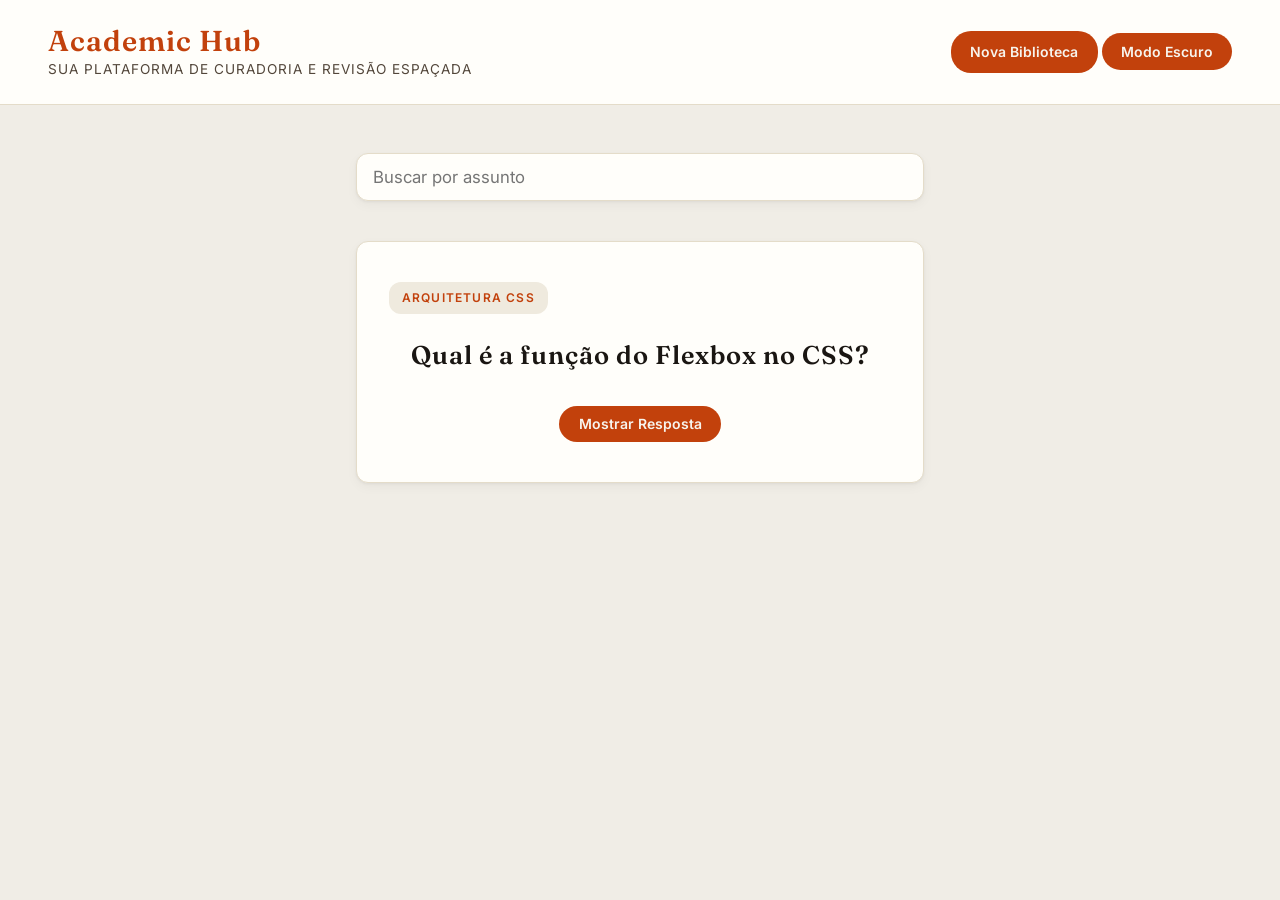
<file: index.html>
<!doctype html>
<html lang="pt-BR">
  <head>
    <script>
      (function () {
        const key = "academic-hub-theme";
        const dark = "dark";
        const light = "light";
        const saved = localStorage.getItem(key);
        const prefersDark = window.matchMedia("(prefers-color-scheme: dark)").matches;
        const theme = saved === dark || saved === light ? saved : (prefersDark ? dark : light);

        document.documentElement.classList.toggle("dark-mode", theme === dark);
        document.documentElement.dataset.theme = theme;
      })();
    </script>
    <link rel="preconnect" href="https://fonts.googleapis.com" />
    <link rel="preconnect" href="https://fonts.gstatic.com" crossorigin />
    <link
      href="https://fonts.googleapis.com/css2?family=Fraunces:ital,opsz,wght@0,9..144,400;0,9..144,600&family=Inter:wght@400;500;600&display=swap"
      rel="stylesheet"
    />
    <link rel="stylesheet" href="https://cdnjs.cloudflare.com/ajax/libs/font-awesome/6.5.1/css/all.min.css">
    <link rel="stylesheet" href="style/style.css" />
    <link rel="stylesheet" href="style/index.css">
    <meta charset="UTF-8" />
    <meta name="viewport" content="width=device-width, initial-scale=1.0" />
    <script type="module" src="script/script.js" defer></script>
    <script type="module" src="script/darkMode.js" defer></script>
    <script type="module" src="script/init.js" defer></script>
    <script type="module" src="script/menu.js" defer></script>
    <title>Academic Hub</title>
  </head>
  <body>
    <header class="app-header">
      <div class="brand">
        <h1>Academic Hub</h1>
        <p>Sua plataforma de curadoria e revisão espaçada</p>
      </div>
      <div class="header-actions" id="header-actions">
        <a
          class="btn-primary"
          href="library.html"
          aria-label="Abrir nova biblioteca"
        >
          Nova Biblioteca
        </a>
        <button id="themeToggle" class="btn-primary" aria-label="Alternar Tema Escuro">
          Modo Claro
        </button>
      </div>

      <button id="btn-menu" class="btn-menu" aria-label="Mostrar ações" onclick="toggleMenu()">
        <i class="fa-solid fa-bars"></i>
      </button>
    </header>

    <main class="container">
      <section class="search-section" aria-label="Pesquisa">
        <div class="search-container">
          <input
            type="text"
            placeholder="Buscar por assunto"
            aria-label="Campo de pesquisa"
          />
        </div>
      </section>
      <article class="flashcard">
        <span class="flashcard-category"> Arquitetura CSS </span>
        <h2 class="flashcard-question">Qual é a função do Flexbox no CSS?</h2>
        <button class="btn-primary" aria-label="Mostrar resposta">
          Mostrar Resposta
        </button>
      </article>

      <div id="flashcards-container"></div>
    </main>
  </body>
</html>
</file>
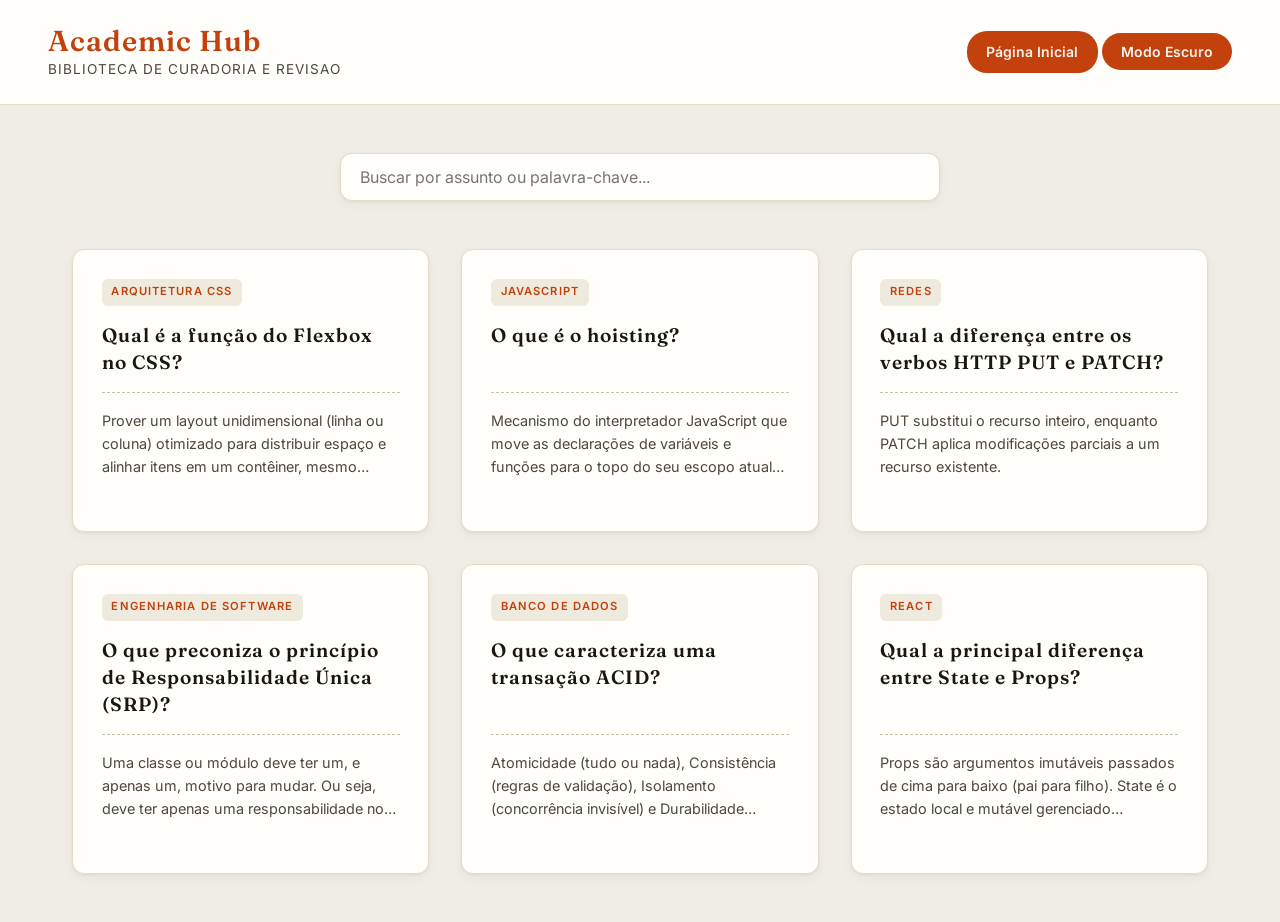
<file: library.html>
<!doctype html>
<html lang="pt-BR">
  <head>
    <script>
      (function () {
        const key = "academic-hub-theme";
        const dark = "dark";
        const light = "light";
        const saved = localStorage.getItem(key);
        const prefersDark = window.matchMedia("(prefers-color-scheme: dark)").matches;
        const theme = saved === dark || saved === light ? saved : (prefersDark ? dark : light);

        document.documentElement.classList.toggle("dark-mode", theme === dark);
        document.documentElement.dataset.theme = theme;
      })();
    </script>
    <meta charset="UTF-8" />
    <meta name="viewport" content="width=device-width, initial-scale=1.0" />
    <title>Academic Hub</title>

    <link rel="preconnect" href="https://fonts.googleapis.com" />
    <link rel="preconnect" href="https://fonts.gstatic.com" crossorigin />
    <link
      href="https://fonts.googleapis.com/css2?family=Fraunces:ital,opsz,wght@0,9..144,400;0,9..144,600&family=Inter:wght@400;500;600&display=swap"
      rel="stylesheet"
    />
    <link rel="stylesheet" href="https://cdnjs.cloudflare.com/ajax/libs/font-awesome/6.5.1/css/all.min.css">

    <link rel="stylesheet" href="style/library.css" />
    <link rel="stylesheet" href="style/style.css">

    <script type="module" src="script/darkMode.js" defer></script>
    <script type="module" src="script/init.js" defer></script>
    <script type="module" src="script/script.js" defer></script>
    <script type="module" src="script/menu.js" defer></script>
  </head>
  <body>
    <header class="app-header">
      <div class="brand">
        <h1>Academic Hub</h1>
        <p>Biblioteca de Curadoria e Revisao</p>
      </div>
      <div class="header-actions" id="header-actions">
        <a
          class="btn-primary"
          href="index.html"
          aria-label="Voltar para página inicial"
        >
          Página Inicial
        </a>
        <button id="themeToggle" class="btn-primary" aria-label="Alternar Tema"
        >
          Modo Escuro
        </button>
      </div>

      <button id="btn-menu" class="btn-menu" aria-label="Mostrar ações" onclick="toggleMenu()">
        <i class="fa-solid fa-bars"></i>
      </button>
    </header>

    <main class="container">
      <section class="search-section" aria-label="Pesquisa">
        <div class="search-container">
          <input
            type="text"
            id="searchInput"
            placeholder="Buscar por assunto ou palavra-chave..."
            aria-label="Campo de pesquisa"
            oninput="searchCards(event.target.value)"
          />
        </div>
      </section>

      <section class="library-section" aria-label="Acervo de Cards">
        <div id="flashcards-grid" class="cards-grid">
          <!-- Cards são injetados pelo init.js -->
        </div>
      </section>
    </main>
  </body>
</html>
</file>
<file: style/style.css>
:root {
  --bg-page: #f0ede6; /* Fundo da tela inteira */
  --bg-primary: #f7f4ed;
  --bg-secondary: #fffefa; /* Fundo dos paineis e flashcards */
  --bg-tertiary: #efeade;
  --bg-elevated: #ffffff;

  --text-primary: #1a1612;
  --text-secondary: #52463a;
  --text-tertiary: #8a7a68;
  --text-inverse: #f7f4ed;

  --border-subtle: #e4dcc9;
  --border-medium: #c9bfa8;
  --border-strong: #1a1612;

  --accent: #c2410c;
  --accent-hover: #9a330a;
  --accent-soft: #fef3e8;

  --wrong: #b91c1c;
  --wrong-soft: #fde8e8;
  --hard: #c2410c;
  --hard-soft: #fef3e8;
  --good: #0f766e;
  --good-soft: #e6f4f1;
  --easy: #365314;
  --easy-soft: #eef5e3;

  --font-display: "Fraunces", Georgia, serif;
  --font-body: "Inter", -apple-system, BlinkMacSystemFont, sans-serif;

  --radius-sm: 6px;
  --radius-md: 12px;
  --radius-lg: 20px;

  --shadow-md:
    0 4px 6px rgba(26, 22, 18, 0.05), 0 10px 15px rgba(26, 22, 18, 0.06);
  --shadow-card:
    0 1px 3px rgba(26, 22, 18, 0.05), 0 4px 12px rgba(26, 22, 18, 0.04);

  --trans-fast: 150ms ease;
  --trans-medium: 280ms cubic-bezier(0.4, 0, 0.2, 1);
  --trans-slow: 500ms cubic-bezier(0.4, 0, 0.2, 1);
}

/* 2. CLASSE MODIFICADORA DE ESTADO (Dark Mode) */
body.dark-mode {
  --bg-page: #0a0a0a;
  --bg-primary: #121212;
  --bg-secondary: #1e1e1e;
  --bg-tertiary: #2d2d2d;
  --bg-elevated: #282828;

  --text-primary: #f5f5f5;
  --text-secondary: #b3b3b3;
  --text-tertiary: #808080;
  --text-inverse: #121212;

  --border-subtle: #333333;
  --border-medium: #4d4d4d;
  --border-strong: #f5f5f5;

  --accent: #e35a1f;
  --accent-hover: #f77036;
  --accent-soft: #3a1a0b;
}

/* 3. RESET BASE */
* {
  box-sizing: border-box;
  margin: 0;
  padding: 0;
}

body {
  font-family: var(--font-body);
  background-color: var(--bg-page);
  color: var(--text-primary);
  line-height: 1.6;

  /* A transicao suave ao alterar o tema */
  transition:
    background-color var(--trans-medium),
    color var(--trans-medium);
}

h1,
h2,
h3 {
  font-family: var(--font-display);
  font-weight: 600;
  letter-spacing: 1px;
  margin-bottom: 0.5rem;
}

h1 {
  font-size: 2.5rem;
  color: var(--accent);
}

p {
  color: var(--text-secondary);
  margin-bottom: 1.5rem;
}

/* 4. ARQUITETURA DO HEADER (Full Width + Flexbox) */
.app-header {
  width: 100%;
  background-color: var(--bg-secondary);
  border-bottom: 1px solid var(--border-subtle);
  padding: 1.5rem 3rem;
  /* Flexbox habilitado */
  display: flex;
  justify-content: space-between; /* Afasta a marca para esquerda e o botao para direita */
  align-items: center; /* Alinhamento vertical centralizado */
  transition:
    background-color var(--trans-medium),
    border-color var(--trans-medium);
  /* Mantendo o header fixo no topo (opcional para UX) */
  position: sticky;
  top: 0;
  z-index: 100;
}

.app-header .brand h1 {
  font-size: 1.8rem;
  color: var(--accent);
  margin-bottom: 0; /* Anula a margem padrao no header */
  line-height: 1.2;
}

.app-header .brand p {
  font-size: 0.85rem;
  margin-bottom: 0;
  text-transform: uppercase;
  letter-spacing: 1px;
}

.app-header .btn-menu
{
  background-color: transparent;
  border: none;
  border-radius: var(--radius-md);
  display: none;
  font-size: 1.5rem;
  color: var(--accent);
  padding: 5px;
  cursor: pointer;

  transition:
    background-color var(--trans-medium),
    transform var(--trans-medium),
    box-shadow var(--trans-medium);
}

.btn-menu:hover
{
  transform: translateY(-2px);
}


/*5 SEARCH CONTAINER*/
.search-container {
  display: flex;
  align-items: center;
  background-color: var(--bg-secondary);
  border: 1px solid var(--border-subtle);
  border-radius: var(--radius-md);
  padding: 0.8rem 1.2rem;
  margin-bottom: 3rem;
  max-width: 600px;
  margin-left: auto;
  margin-right: auto;
  box-shadow: var(--shadow-card);
  transition: all var(--trans-fast);
}

.search-container:focus-within {
  border-color: var(--accent);
  box-shadow: 0 0 0 3px var(--accent-soft);
}

.search-container input {
  border: none;
  outline: none;
  width: 100%;
  font-family: var(--font-body);
  font-size: 1rem;
  color: var(--text-primary);
  background: transparent;
}

/* 6. ELEMENTOS DE INTERFACE (Botao e Inputs) */
.btn-primary {
  display: inline-block;
  background-color: var(--accent);
  color: var(--text-inverse);
  font-family: var(--font-body);
  font-size: 0.875rem;
  font-weight: 600;
  padding: 0.6rem 1.2rem;
  border: none;
  border-radius: var(--radius-lg);
  cursor: pointer;

  transition:
    background-color var(--trans-medium),
    transform var(--trans-medium),
    box-shadow var(--trans-medium);
}

.btn-primary:hover {
  background-color: var(--accent-hover);
  transform: translateY(-2px);
  box-shadow: var(--shadow-md);
}
.btn-primary:active {
  transform: translateY(0);
  box-shadow: none;
}
.btn-primary:focus-visible, .btn-menu:focus-visible {
  outline: 2px solid var(--accent-hover);
  outline-offset: 2px;
}

a {
  text-decoration: none;
}
@media(max-width: 840px)
{
  .app-header {
    padding: 1.5rem 1.2rem;
  }
}
@media(max-width: 768px)
{
  .app-header {
    padding: 1rem 1.2rem;
  }

  .header-actions
  {
    display: none;
  }
  .header-actions.active
  {
    display: flex;
    position:fixed;
    flex-direction: column;
    gap: 1rem;
    top: 9%;
    right: 7%;
    
  }
  .app-header .btn-menu
  {
    display: block;
  }
  .app-header .brand p
  {
    font-size: 0.8rem;
  }


  .container {
    padding: 2rem 1rem;
  }

}

@media(max-width: 480px)
{
  .app-header .brand p
  {
    display: none;
  }

}
</file>
<file: style/index.css>
/* 1. ESTRUTURA DO CONTEUDO PRINCIPAL */
.container {
  width: 100%;
  max-width: 600px;
  margin: 0 auto; /* Centraliza a coluna principal */
  padding: 3rem 1rem;
}

.search-container {
  display: flex;
  align-items: center;
  background-color: var(--bg-secondary);
  border: 1px solid var(--border-subtle);
  border-radius: var(--radius-md);
  padding: 0.8rem 1rem;
  margin-bottom: 2.5rem;
  transition: all var(--trans-fast);
  box-shadow: var(--shadow-card);
}

.search-container:focus-within {
  border-color: var(--accent);
  box-shadow: 0 0 0 3px var(--accent-soft);
}

.search-container input {
  border: none;
  outline: none;
  width: 100%;
  font-family: var(--font-body);
  font-size: 1.05rem;
  color: var(--text-primary);
  background: transparent;
}

/* 2. COMPONENTE FLASHCARD */
.flashcard {
  background-color: var(--bg-secondary);
  border: 1px solid var(--border-subtle);
  border-radius: var(--radius-md);
  padding: 2.5rem 2rem;
  box-shadow: var(--shadow-card);
  margin-bottom: 2rem;
  text-align: center;
  transition:
    background-color var(--trans-medium),
    border-color var(--trans-medium);
}

.flashcard-category {
  font-size: 0.75rem;
  text-transform: uppercase;
  letter-spacing: 0.1em;
  color: var(--accent);
  font-weight: 600;
  margin-bottom: 1.5rem;
  display: inline-block;
  background-color: var(--bg-tertiary);
  padding: 0.4rem 0.8rem;
  border-radius: var(--radius-md);
  display: flex;
  align-items: start;
  justify-content: start;
  width: fit-content;
}

.flashcard-question {
  font-size: 1.6rem;
  line-height: 1.4;
  margin-bottom: 2rem;
  color: var(--text-primary);
}
</file>
<file: style/library.css>
.container {
  width: 100%;
  max-width: 1200px;
  margin: 0 auto;
  padding: 3rem 2rem;
}

.cards-grid {
  display: grid;
  grid-template-columns: repeat(auto-fill, minmax(300px, 1fr));
  gap: 2rem;
  align-items: stretch;
}

.flashcard-item {
  background-color: var(--bg-secondary);
  border: 1px solid var(--border-subtle);
  border-radius: var(--radius-md);
  padding: 1.8rem;
  box-shadow: var(--shadow-card);
  display: flex;
  flex-direction: column;
  transition:
    transform var(--trans-fast),
    box-shadow var(--trans-fast),
    border-color var(--trans-fast);
}

.flashcard-item:hover {
  transform: translateY(-4px);
  box-shadow: var(--shadow-md);
  border-color: var(--border-medium);
}

.flashcard-item .category {
  font-size: 0.7rem;
  text-transform: uppercase;
  letter-spacing: 0.1em;
  color: var(--accent);
  font-weight: 600;
  margin-bottom: 1rem;
  background-color: var(--bg-tertiary);
  padding: 0.3rem 0.6rem;
  border-radius: var(--radius-sm);
  align-self: flex-start;
}

.flashcard-item .question {
  font-size: 1.2rem;
  line-height: 1.4;
  color: var(--text-primary);
  margin-bottom: 1rem;
  flex-grow: 1;
}

.flashcard-item .answer-preview {
  font-size: 0.9rem;
  color: var(--text-secondary);
  border-top: 1px dashed var(--border-medium);
  padding-top: 1rem;
  margin-top: auto;
  display: -webkit-box;
  -webkit-line-clamp: 3;
  line-clamp: 3;
  -webkit-box-orient: vertical;
  overflow: hidden;
}

@media (max-width: 768px) {
  .cards-grid {
    grid-template-columns: 1fr;
    gap: 1rem;
  }
}
</file>
